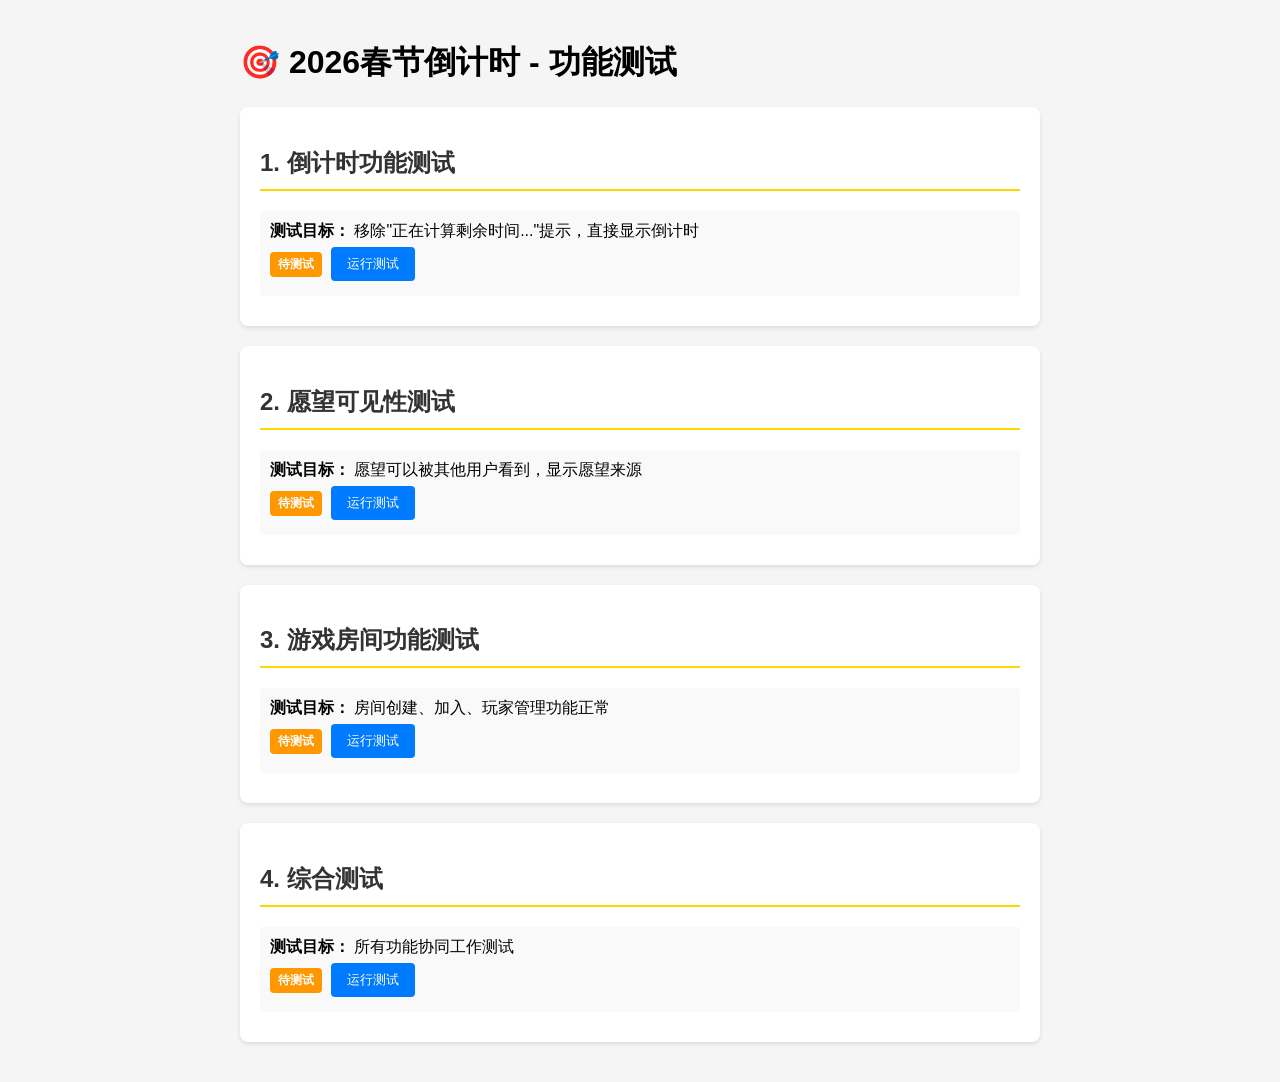
<file: test-functionality.html>
<!DOCTYPE html>
<html lang="zh-CN">
<head>
    <meta charset="UTF-8">
    <meta name="viewport" content="width=device-width, initial-scale=1.0">
    <title>功能测试 - 2026春节倒计时</title>
    <style>
        body {
            font-family: Arial, sans-serif;
            max-width: 800px;
            margin: 0 auto;
            padding: 20px;
            background: #f5f5f5;
        }
        .test-section {
            background: white;
            padding: 20px;
            margin: 20px 0;
            border-radius: 8px;
            box-shadow: 0 2px 4px rgba(0,0,0,0.1);
        }
        .test-title {
            color: #333;
            border-bottom: 2px solid #ffd700;
            padding-bottom: 10px;
        }
        .test-item {
            margin: 10px 0;
            padding: 10px;
            background: #f9f9f9;
            border-radius: 4px;
        }
        .status {
            display: inline-block;
            padding: 4px 8px;
            border-radius: 4px;
            font-size: 12px;
            font-weight: bold;
        }
        .status.pass { background: #4CAF50; color: white; }
        .status.fail { background: #f44336; color: white; }
        .status.pending { background: #ff9800; color: white; }
        button {
            background: #007bff;
            color: white;
            border: none;
            padding: 8px 16px;
            border-radius: 4px;
            cursor: pointer;
            margin: 5px;
        }
        button:hover {
            background: #0056b3;
        }
        .result {
            margin-top: 10px;
            padding: 10px;
            background: #e8f5e9;
            border-left: 4px solid #4CAF50;
            display: none;
        }
        .error {
            background: #ffebee;
            border-left: 4px solid #f44336;
        }
    </style>
</head>
<body>
    <h1>🎯 2026春节倒计时 - 功能测试</h1>
    
    <div class="test-section">
        <h2 class="test-title">1. 倒计时功能测试</h2>
        <div class="test-item">
            <strong>测试目标：</strong> 移除"正在计算剩余时间..."提示，直接显示倒计时
            <br>
            <span class="status pending" id="countdown-test">待测试</span>
            <button onclick="testCountdown()">运行测试</button>
            <div id="countdown-result" class="result"></div>
        </div>
    </div>

    <div class="test-section">
        <h2 class="test-title">2. 愿望可见性测试</h2>
        <div class="test-item">
            <strong>测试目标：</strong> 愿望可以被其他用户看到，显示愿望来源
            <br>
            <span class="status pending" id="wishes-test">待测试</span>
            <button onclick="testWishes()">运行测试</button>
            <div id="wishes-result" class="result"></div>
        </div>
    </div>

    <div class="test-section">
        <h2 class="test-title">3. 游戏房间功能测试</h2>
        <div class="test-item">
            <strong>测试目标：</strong> 房间创建、加入、玩家管理功能正常
            <br>
            <span class="status pending" id="game-test">待测试</span>
            <button onclick="testGame()">运行测试</button>
            <div id="game-result" class="result"></div>
        </div>
    </div>

    <div class="test-section">
        <h2 class="test-title">4. 综合测试</h2>
        <div class="test-item">
            <strong>测试目标：</strong> 所有功能协同工作测试
            <br>
            <span class="status pending" id="integration-test">待测试</span>
            <button onclick="testIntegration()">运行测试</button>
            <div id="integration-result" class="result"></div>
        </div>
    </div>

    <script>
        // 测试倒计时功能
        function testCountdown() {
            const resultDiv = document.getElementById('countdown-result');
            const statusSpan = document.getElementById('countdown-test');
            
            resultDiv.style.display = 'block';
            resultDiv.innerHTML = '正在测试...';
            
            try {
                // 检查HTML中是否移除了状态文本
                const statusText = document.getElementById('countdown-status-text');
                const isHidden = statusText && statusText.style.display === 'none';
                
                // 检查倒计时元素是否存在
                const days = document.getElementById('days');
                const hours = document.getElementById('hours');
                const minutes = document.getElementById('minutes');
                const seconds = document.getElementById('seconds');
                
                const elementsExist = days && hours && minutes && seconds;
                
                if (isHidden && elementsExist) {
                    statusSpan.className = 'status pass';
                    statusSpan.textContent = '通过';
                    resultDiv.innerHTML = `
                        ✅ 倒计时状态文本已隐藏<br>
                        ✅ 倒计时数字元素存在<br>
                        ✅ 优化完成：不再显示"正在计算剩余时间..."
                    `;
                } else {
                    statusSpan.className = 'status fail';
                    statusSpan.textContent = '失败';
                    resultDiv.innerHTML = `
                        ❌ 测试失败<br>
                        状态文本隐藏: ${isHidden}<br>
                        元素存在: ${elementsExist}
                    `;
                }
            } catch (error) {
                statusSpan.className = 'status fail';
                statusSpan.textContent = '错误';
                resultDiv.innerHTML = `❌ 测试异常: ${error.message}`;
            }
        }

        // 测试愿望可见性
        function testWishes() {
            const resultDiv = document.getElementById('wishes-result');
            const statusSpan = document.getElementById('wishes-test');
            
            resultDiv.style.display = 'block';
            resultDiv.innerHTML = '正在测试...';
            
            try {
                // 检查愿望管理器是否支持公共愿望
                const hasWishManager = typeof window.newYearApp !== 'undefined' && 
                                      window.newYearApp.wishManager;
                
                if (hasWishManager) {
                    const wishManager = window.newYearApp.wishManager;
                    
                    // 检查是否有公共愿望方法
                    const hasGetPublicWishes = typeof wishManager.getPublicWishes === 'function';
                    const hasGetAllWishes = typeof wishManager.getAllWishes === 'function';
                    const hasSaveToPublic = typeof wishManager.saveToPublicStorage === 'function';
                    
                    if (hasGetPublicWishes && hasGetAllWishes && hasSaveToPublic) {
                        statusSpan.className = 'status pass';
                        statusSpan.textContent = '通过';
                        resultDiv.innerHTML = `
                            ✅ 愿望管理器已加载<br>
                            ✅ 支持公共愿望存储<br>
                            ✅ 支持获取所有愿望（包括公共）<br>
                            ✅ 愿望可见性功能已实现
                        `;
                    } else {
                        statusSpan.className = 'status fail';
                        statusSpan.textContent = '部分通过';
                        resultDiv.innerHTML = `
                            ⚠️ 愿望管理器存在但功能不完整<br>
                            公共愿望: ${hasGetPublicWishes}<br>
                            获取所有: ${hasGetAllWishes}<br>
                            保存公共: ${hasSaveToPublic}
                        `;
                    }
                } else {
                    statusSpan.className = 'status fail';
                    statusSpan.textContent = '未就绪';
                    resultDiv.innerHTML = '⚠️ 应用未完全加载，请刷新页面后重试';
                }
            } catch (error) {
                statusSpan.className = 'status fail';
                statusSpan.textContent = '错误';
                resultDiv.innerHTML = `❌ 测试异常: ${error.message}`;
            }
        }

        // 测试游戏房间功能
        function testGame() {
            const resultDiv = document.getElementById('game-result');
            const statusSpan = document.getElementById('game-test');
            
            resultDiv.style.display = 'block';
            resultDiv.innerHTML = '正在测试...';
            
            try {
                // 检查游戏集成是否加载
                const hasGameIntegration = typeof window.newYearApp !== 'undefined' && 
                                          window.newYearApp.gameIntegration;
                
                if (hasGameIntegration) {
                    const gameIntegration = window.newYearApp.gameIntegration;
                    
                    // 检查游戏管理器和房间管理器
                    const hasGameManager = typeof gameIntegration.gameManager !== 'undefined' && 
                                          gameIntegration.gameManager !== null;
                    
                    if (hasGameManager) {
                        const gameManager = gameIntegration.gameManager;
                        const hasRoomManager = typeof gameManager.roomManager !== 'undefined' && 
                                              gameManager.roomManager !== null;
                        
                        if (hasRoomManager) {
                            statusSpan.className = 'status pass';
                            statusSpan.textContent = '通过';
                            resultDiv.innerHTML = `
                                ✅ 游戏系统集成成功<br>
                                ✅ 游戏管理器已加载<br>
                                ✅ 房间管理器可用<br>
                                ✅ 房间创建/加入功能就绪
                            `;
                        } else {
                            statusSpan.className = 'status fail';
                            statusSpan.textContent = '部分通过';
                            resultDiv.innerHTML = `
                                ⚠️ 游戏管理器存在但房间管理器缺失<br>
                                游戏集成: ${hasGameManager}<br>
                                房间管理: ${hasRoomManager}
                            `;
                        }
                    } else {
                        statusSpan.className = 'status fail';
                        statusSpan.textContent = '未就绪';
                        resultDiv.innerHTML = '⚠️ 游戏管理器未加载，请检查PeerJS加载状态';
                    }
                } else {
                    statusSpan.className = 'status fail';
                    statusSpan.textContent = '未就绪';
                    resultDiv.innerHTML = '⚠️ 游戏集成未加载，请刷新页面后重试';
                }
            } catch (error) {
                statusSpan.className = 'status fail';
                statusSpan.textContent = '错误';
                resultDiv.innerHTML = `❌ 测试异常: ${error.message}`;
            }
        }

        // 综合测试
        function testIntegration() {
            const resultDiv = document.getElementById('integration-result');
            const statusSpan = document.getElementById('integration-test');
            
            resultDiv.style.display = 'block';
            resultDiv.innerHTML = '正在测试...';
            
            try {
                const tests = [];
                
                // 1. 检查应用是否加载
                if (typeof window.newYearApp !== 'undefined') {
                    tests.push('✅ 应用已加载');
                } else {
                    tests.push('❌ 应用未加载');
                    statusSpan.className = 'status fail';
                    statusSpan.textContent = '失败';
                    resultDiv.innerHTML = tests.join('<br>');
                    return;
                }
                
                // 2. 检查倒计时器
                if (window.newYearApp.countdownTimer) {
                    tests.push('✅ 倒计时器运行正常');
                } else {
                    tests.push('❌ 倒计时器异常');
                }
                
                // 3. 检查愿望管理器
                if (window.newYearApp.wishManager && 
                    typeof window.newYearApp.wishManager.getPublicWishes === 'function') {
                    tests.push('✅ 愿望可见性功能正常');
                } else {
                    tests.push('❌ 愿望功能异常');
                }
                
                // 4. 检查游戏集成
                if (window.newYearApp.gameIntegration && 
                    window.newYearApp.gameIntegration.gameManager) {
                    tests.push('✅ 游戏房间功能正常');
                } else {
                    tests.push('⚠️ 游戏功能未完全加载');
                }
                
                // 5. 检查粒子系统
                if (window.newYearApp.particleSystem) {
                    tests.push('✅ 粒子动画系统正常');
                } else {
                    tests.push('⚠️ 粒子系统异常');
                }
                
                // 评估结果
                const passed = tests.filter(t => t.includes('✅')).length;
                const total = tests.length;
                
                if (passed >= total * 0.8) { // 80%通过
                    statusSpan.className = 'status pass';
                    statusSpan.textContent = '通过';
                    resultDiv.innerHTML = `🎉 综合测试通过 (${passed}/${total})<br>` + tests.join('<br>');
                } else if (passed >= total * 0.5) {
                    statusSpan.className = 'status pending';
                    statusSpan.textContent = '部分通过';
                    resultDiv.innerHTML = `⚠️ 部分功能通过 (${passed}/${total})<br>` + tests.join('<br>');
                } else {
                    statusSpan.className = 'status fail';
                    statusSpan.textContent = '失败';
                    resultDiv.innerHTML = `❌ 多数功能异常 (${passed}/${total})<br>` + tests.join('<br>');
                }
                
            } catch (error) {
                statusSpan.className = 'status fail';
                statusSpan.textContent = '错误';
                resultDiv.innerHTML = `❌ 综合测试异常: ${error.message}`;
            }
        }

        // 页面加载完成后自动运行基础测试
        window.addEventListener('load', () => {
            setTimeout(() => {
                console.log('🧪 功能测试页面已加载，可以开始测试');
            }, 1000);
        });
    </script>
</body>
</html>
</file>
